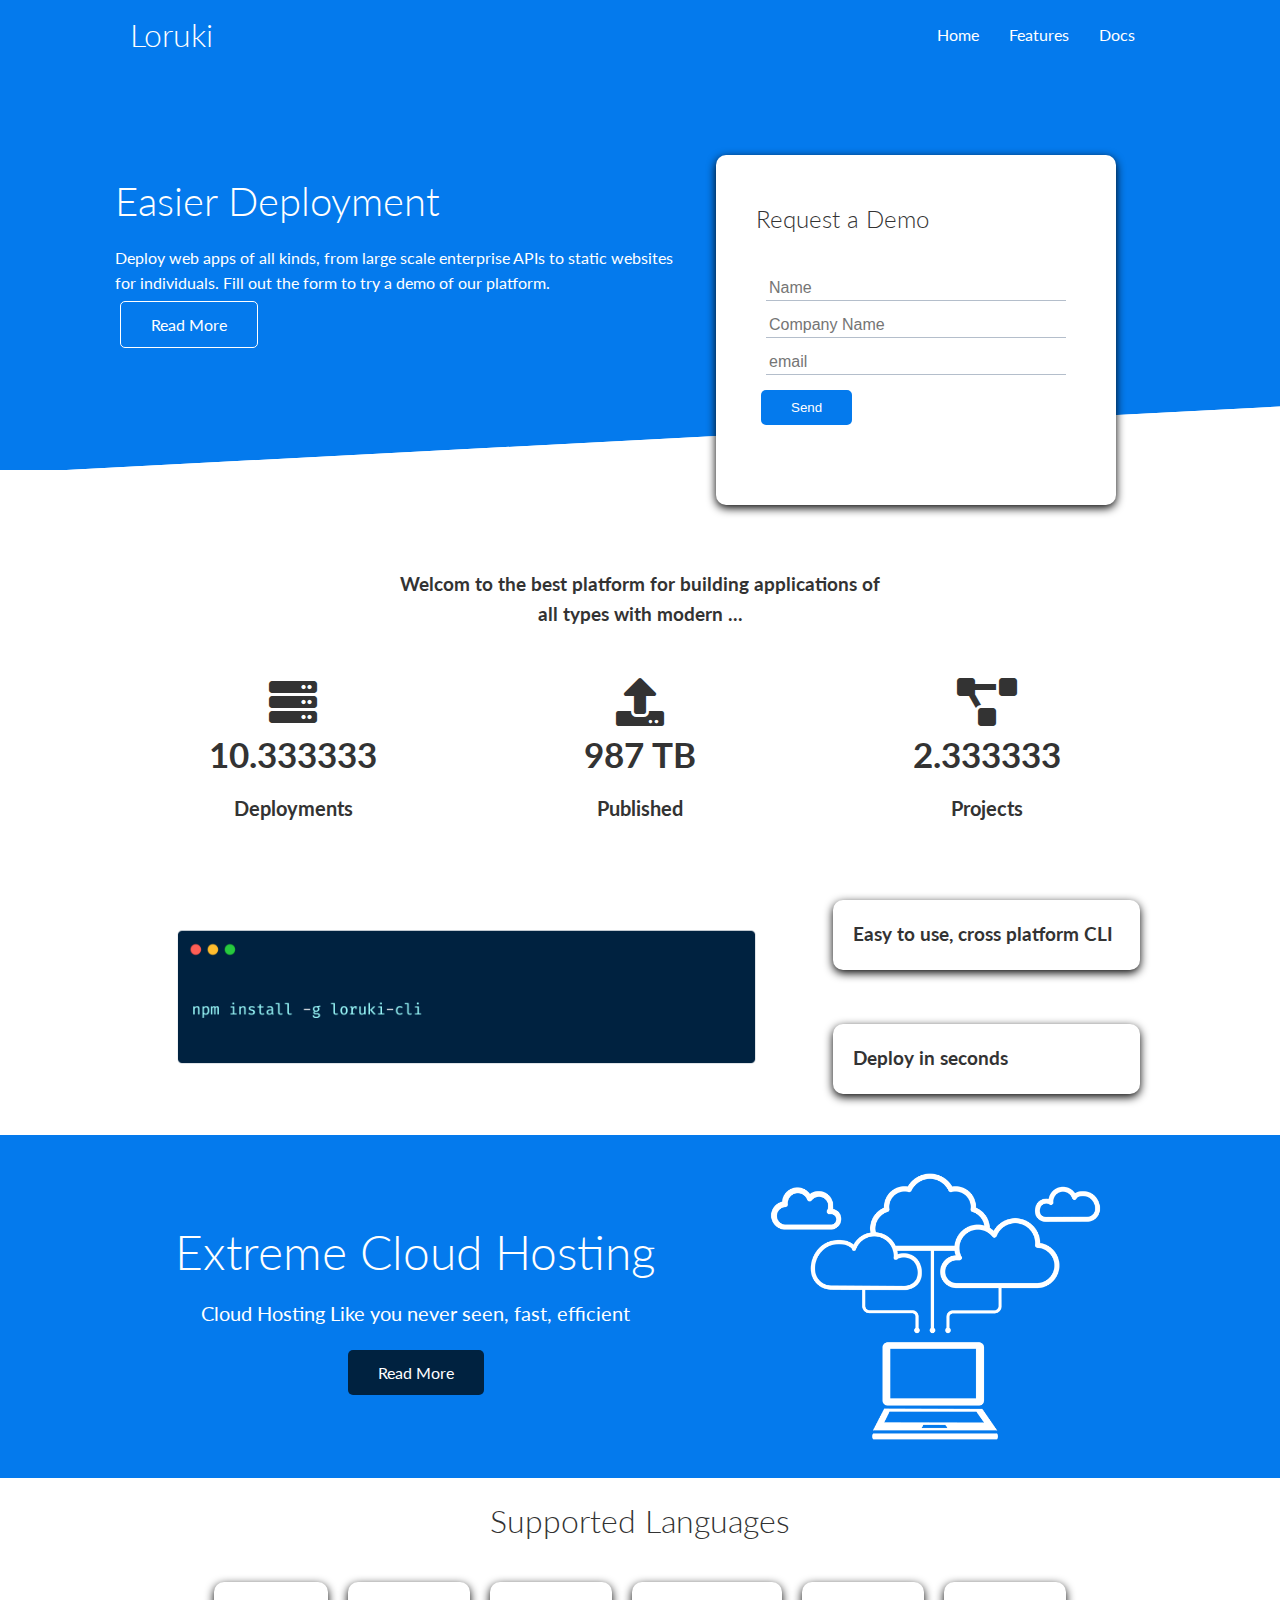
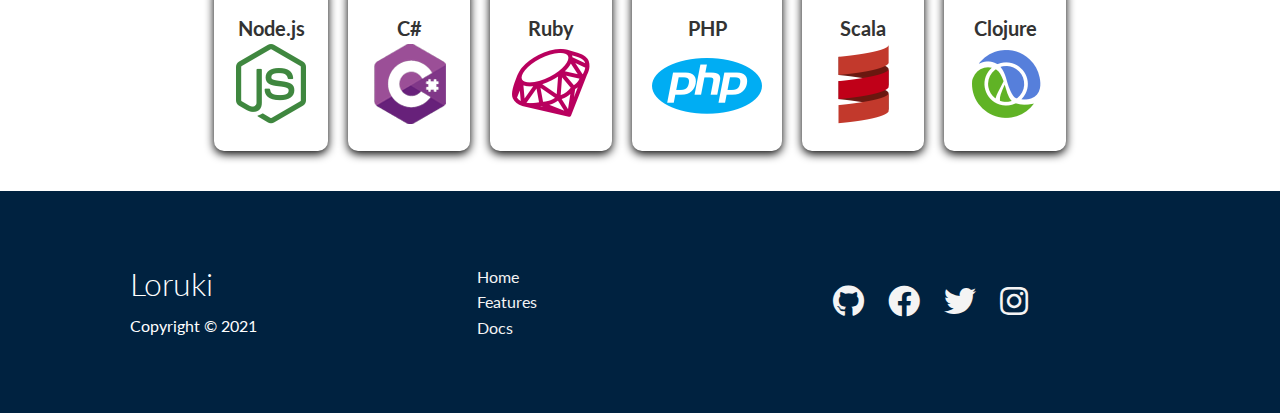
<file: index.html>
<!DOCTYPE html>
<html lang="en">
<head>
    <meta charset="UTF-8">
    <meta http-equiv="X-UA-Compatible" content="IE=edge">
    <meta name="viewport" content="width=device-width, initial-scale=1.0">
    <link rel="stylesheet" href="./css/utilities.css">
    <link rel="stylesheet" href="./css/style.css">
    <link rel="stylesheet" href="https://cdnjs.cloudflare.com/ajax/libs/font-awesome/5.15.4/css/all.min.css"
    integrity="sha512-1ycn6IcaQQ40/MKBW2W4Rhis/DbILU74C1vSrLJxCq57o941Ym01SwNsOMqvEBFlcgUa6xLiPY/NS5R+E6ztJQ=="
    crossorigin="anonymous" referrerpolicy="no-referrer" />
    <title>Cloud hosting for every one</title>
</head>
<body>
    <!-- navbar -->
    <div class="navbar">
        <div class="container flex">
            <h1 class="logo">Loruki</h1>
            <nav>
                <ul>
                    <li><a href="index.html">Home</a></li>
                    <li><a href="features.html">Features</a></li>
                    <li><a href="docs.html">Docs</a></li>
                </ul>
            </nav>
        </div>
    </div>

    <!-- showcase -->
    <section class="showcase">
        <div class="container grid">
            <div class="showcase-text">
                <h1>Easier Deployment</h1>
                <p>
                    Deploy web apps of all kinds, from large scale enterprise APIs to static websites for individuals. Fill out the form to try a demo of our platform.<br>
                    <a href="features.html" class="btn btn-outline">Read More</a>
                </p>
            </div>
            <div class="showcase-form card">
                <h2>Request a Demo</h2>
                <form name="contact" method="POST" netlify-honeypot="bot-field" data-netlify="true" action="">
                    <input type="hidden" name="form-name" value="contact">
                    <p class="hidden">
                        <label>Don’t fill this out if you’re human: <input name="bot-field" /></label>
                    </p>
                    <div class="form-control">
                        <input type="text" name="name" placeholder="Name" required>
                    </div>
                    <div class="form-control">
                        <input type="text" name="company" placeholder="Company Name" required>
                    </div>
                    <div class="form-control">
                        <input type="email" name="email" placeholder="email" required> 
                    </div>
                    <input type="submit" value="Send" class="btn btn-primary">
                </form>
            </div>
        </div>
    </section>

    <!-- stats -->
    <section class="stats">
        <div class="container">
            <h3 class="stats-heading text-center my-1">
                Welcom to the best platform for building applications of all types with modern ...
            </h3>
            <div class="grid grid-3 text-center my-4">
                <div>
                    <i class="fas fa-server fa-3x"></i>
                    <h3>10.333333</h3>
                    <p class="text-secondary">Deployments</p>
                </div>
                <div>
                    <i class="fas fa-upload fa-3x"></i>
                    <h3>987 TB</h3>
                    <p class="text-secondary">Published</p>
                </div>
                <div>
                    <i class="fas fa-project-diagram fa-3x"></i>
                    <h3>2.333333</h3>
                    <p class="text-secondary">Projects</p>
                </div>
            </div>
        </div>
    </section>

    <!-- cli -->
    <section class="cli">
        <div class="container grid">
            <img src="images/cli.png" alt="">
            <div class="card">
                <h3>Easy to use, cross platform CLI</h3>
            </div>
            <div class="card">
                <h3>Deploy in seconds</h3>
            </div>
        </div>
    </section>

    <!-- Cloud -->

    <section class="cloud bg-primary my-2 py-2">
        <div class="container grid">
            <div class="text-center">
                <h2 class="lg">Extreme Cloud Hosting</h2>
                <p class="lead my-1">Cloud Hosting Like you never seen, fast, efficient</p>
                <a href="features.html" class="btn btn-dark">Read More</a>
            </div>
            <img src="images/cloud.png" alt="could">
        </div>
    </section>

    <!-- Languages -->
    <section class="languages">
        <h2 class="md text-center my-2">
            Supported Languages
        </h2>
        <div class="container flex">
            <div class="card">
                <h4>Node.js</h4>
                <img src="./images/logos/node.png" alt="">
            </div>
            <div class="card">
                <h4>C#</h4>
                <img src="./images/logos/csharp.png" alt="">
            </div>
            <div class="card">
                <h4>Ruby</h4>
                <img src="./images/logos/ruby.png" alt="">
            </div>
            <div class="card">
                <h4>PHP</h4>
                <img src="./images/logos/php.png" alt="">
            </div>
            <div class="card">
                <h4>Scala</h4>
                <img src="./images/logos/scala.png" alt="">
            </div>
            <div class="card">
                <h4>Clojure</h4>
                <img src="./images/logos/clojure.png" alt="">
            </div>
        </div>
    </section>
    <!-- footer -->
    <footer class="footer bg-dark py-5">
        <div class="container grid grid-3">
            <div>
                <h1>Loruki</h1>
                <p>Copyright &copy; 2021</p>
            </div>
            <nav>
                <ul>
                    <li><a href="index.html">Home</a></li>
                    <li><a href="features.html">Features</a></li>
                    <li><a href="docs.html">Docs</a></li>
                </ul>
            </nav>
            <div class="social">
                <a href="#"><i class="fab fa-github fa-2x"></i></a>
                <a href="#"><i class="fab fa-facebook fa-2x"></i></a>
                <a href="#"><i class="fab fa-twitter fa-2x"></i></a>
                <a href="#"><i class="fab fa-instagram fa-2x"></i></a>
            </div>
        </div>
    </footer>
</body>
</html>
</file>
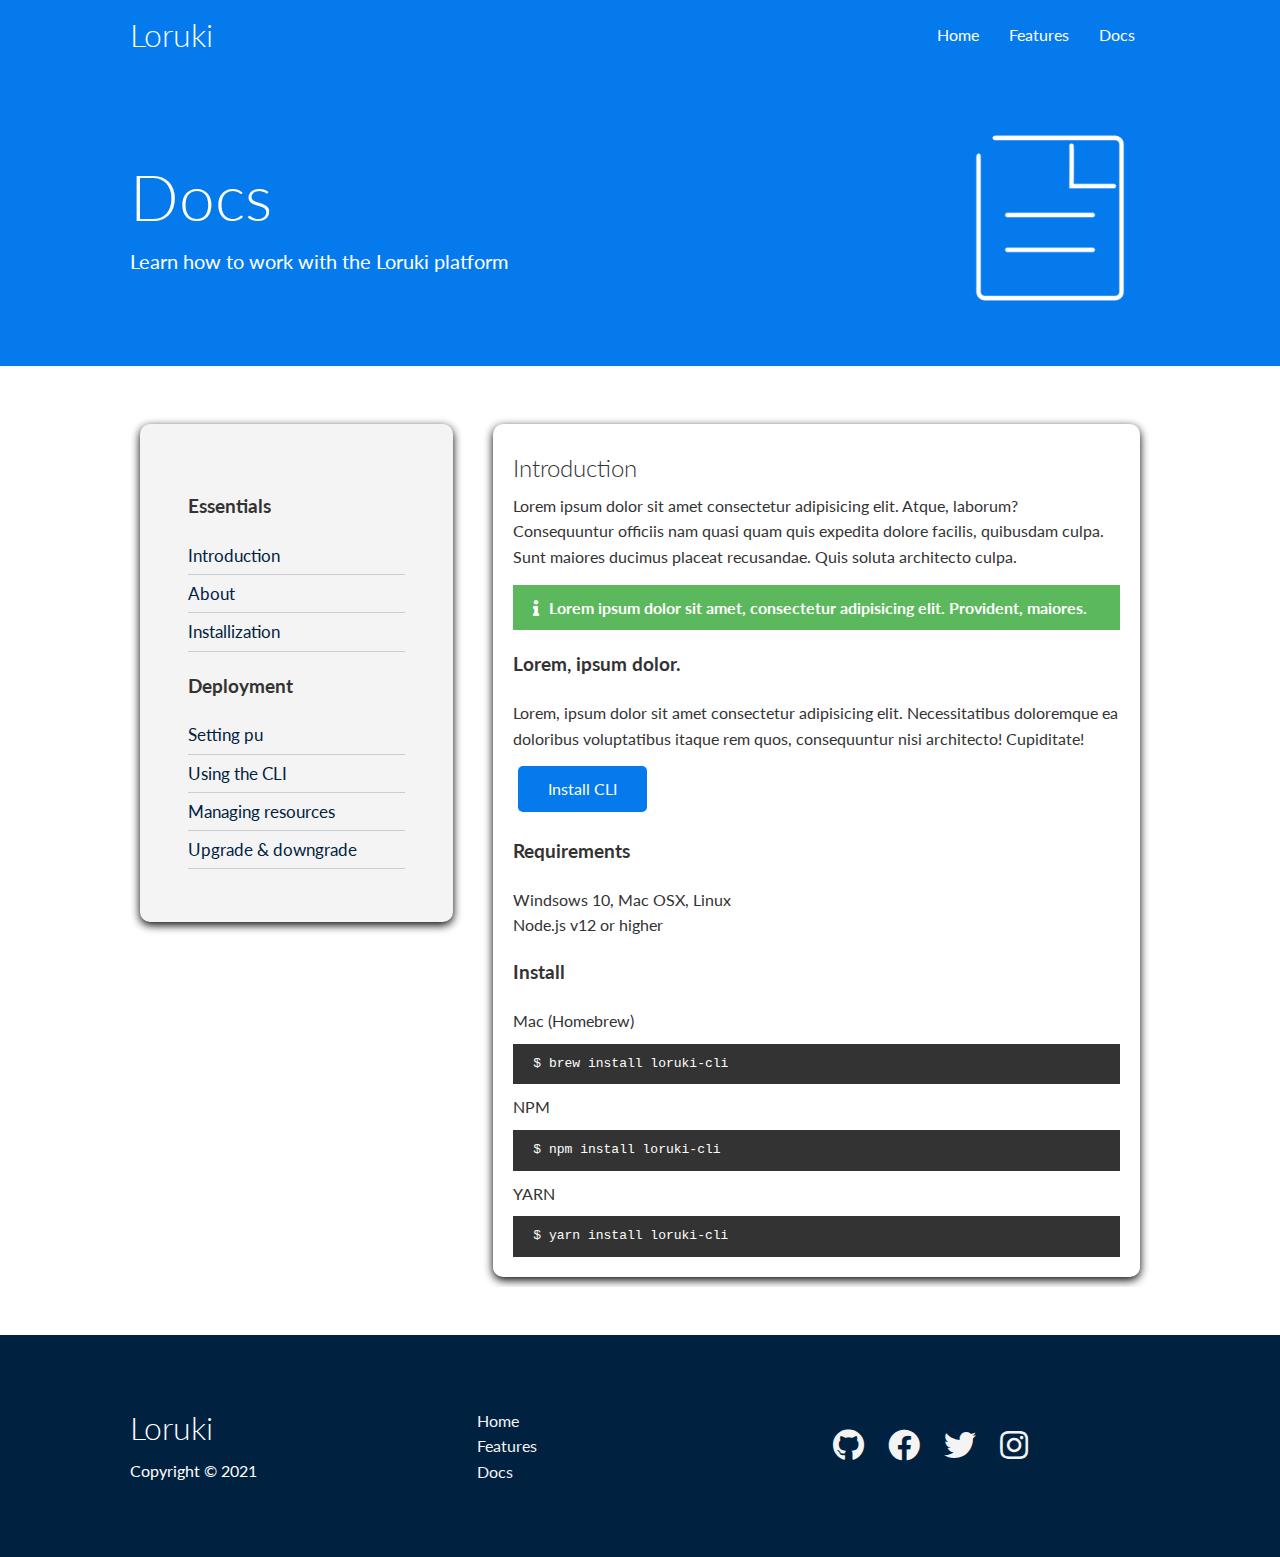
<file: docs.html>
<!DOCTYPE html>
<html lang="en">

<head>
    <meta charset="UTF-8">
    <meta http-equiv="X-UA-Compatible" content="IE=edge">
    <meta name="viewport" content="width=device-width, initial-scale=1.0">
    <link rel="stylesheet" href="./css/utilities.css">
    <link rel="stylesheet" href="./css/style.css">
    <link rel="stylesheet" href="https://cdnjs.cloudflare.com/ajax/libs/font-awesome/5.15.4/css/all.min.css"
        integrity="sha512-1ycn6IcaQQ40/MKBW2W4Rhis/DbILU74C1vSrLJxCq57o941Ym01SwNsOMqvEBFlcgUa6xLiPY/NS5R+E6ztJQ=="
        crossorigin="anonymous" referrerpolicy="no-referrer" />
    <title>Cloud hosting for every one</title>
</head>

<body>
    <!-- navbar -->
    <div class="navbar">
        <div class="container flex">
            <h1 class="logo">Loruki</h1>
            <nav>
                <ul>
                    <li><a href="index.html">Home</a></li>
                    <li><a href="features.html">Features</a></li>
                    <li><a href="docs.html">Docs</a></li>
                </ul>
            </nav>
        </div>
    </div>


    <!-- Head -->
    <section class="docs-head bg-primary py-3">
        <div class="container grid">
            <div>
                <h1 class="xl">Docs</h1>
                <p class="lead">
                    Learn how to work with the Loruki platform
                </p>
            </div>
            <img src="./images/docs.png" alt="">
        </div>
    </section>

    <!-- Docs main -->

    <section class="docs-main my-4">
        <div class="container grid">
            <div class="card bg-light p-3 link">
                <h3 class="my-2">Essentials</h3>
                <nav>
                    <ul>
                        <li><a href="#">Introduction</a></li>
                        <li><a href="#">About</a></li>
                        <li><a href="#">Installization</a></li>
                    </ul>
                </nav>

                <h3 class="my-2">Deployment</h3>
                <nav>
                    <ul>
                        <li><a href="#">Setting pu</a></li>
                        <li><a href="#">Using the CLI</a></li>
                        <li><a href="#">Managing resources</a></li>
                        <li><a href="#">Upgrade & downgrade</a></li>
                    </ul>
                </nav>
            </div>
            <div class="card">
                <h2>Introduction</h2>
                <p>
                    Lorem ipsum dolor sit amet consectetur adipisicing elit. Atque, laborum? Consequuntur officiis nam quasi quam quis expedita dolore facilis, quibusdam culpa. Sunt maiores ducimus placeat recusandae. Quis soluta architecto culpa.
                </p>
                <div class="alert alert-success">
                    <i class="fas fa-info"></i>Lorem ipsum dolor sit amet, consectetur adipisicing elit. Provident, maiores.
                </div>
                <h3>Lorem, ipsum dolor.</h3>
                <p>
                    Lorem, ipsum dolor sit amet consectetur adipisicing elit. Necessitatibus doloremque ea doloribus voluptatibus itaque rem quos, consequuntur nisi architecto! Cupiditate!
                </p>
                <a href="#" class="btn btn-primary">Install CLI</a>
                <h3>Requirements</h3>
                <ul>
                    <li>Windsows 10, Mac OSX, Linux</li>
                    <li>Node.js v12 or higher</li>
                </ul>
                <h3>Install</h3>
                <p>Mac (Homebrew)</p>
                <pre><code>$ brew install loruki-cli</code></pre>
                <p>NPM</p>
                <pre><code>$ npm install loruki-cli</code></pre>
                <p>YARN</p>
                <pre><code>$ yarn install loruki-cli</code></pre>
            </div>
        </div>
    </section>


    <!-- footer -->
    <footer class="footer bg-dark py-5">
        <div class="container grid grid-3">
            <div>
                <h1>Loruki</h1>
                <p>Copyright &copy; 2021</p>
            </div>
            <nav>
                <ul>
                    <li><a href="index.html">Home</a></li>
                    <li><a href="features.html">Features</a></li>
                    <li><a href="docs.html">Docs</a></li>
                </ul>
            </nav>
            <div class="social">
                <a href="#"><i class="fab fa-github fa-2x"></i></a>
                <a href="#"><i class="fab fa-facebook fa-2x"></i></a>
                <a href="#"><i class="fab fa-twitter fa-2x"></i></a>
                <a href="#"><i class="fab fa-instagram fa-2x"></i></a>
            </div>
        </div>
    </footer>
</body>

</html>
</file>
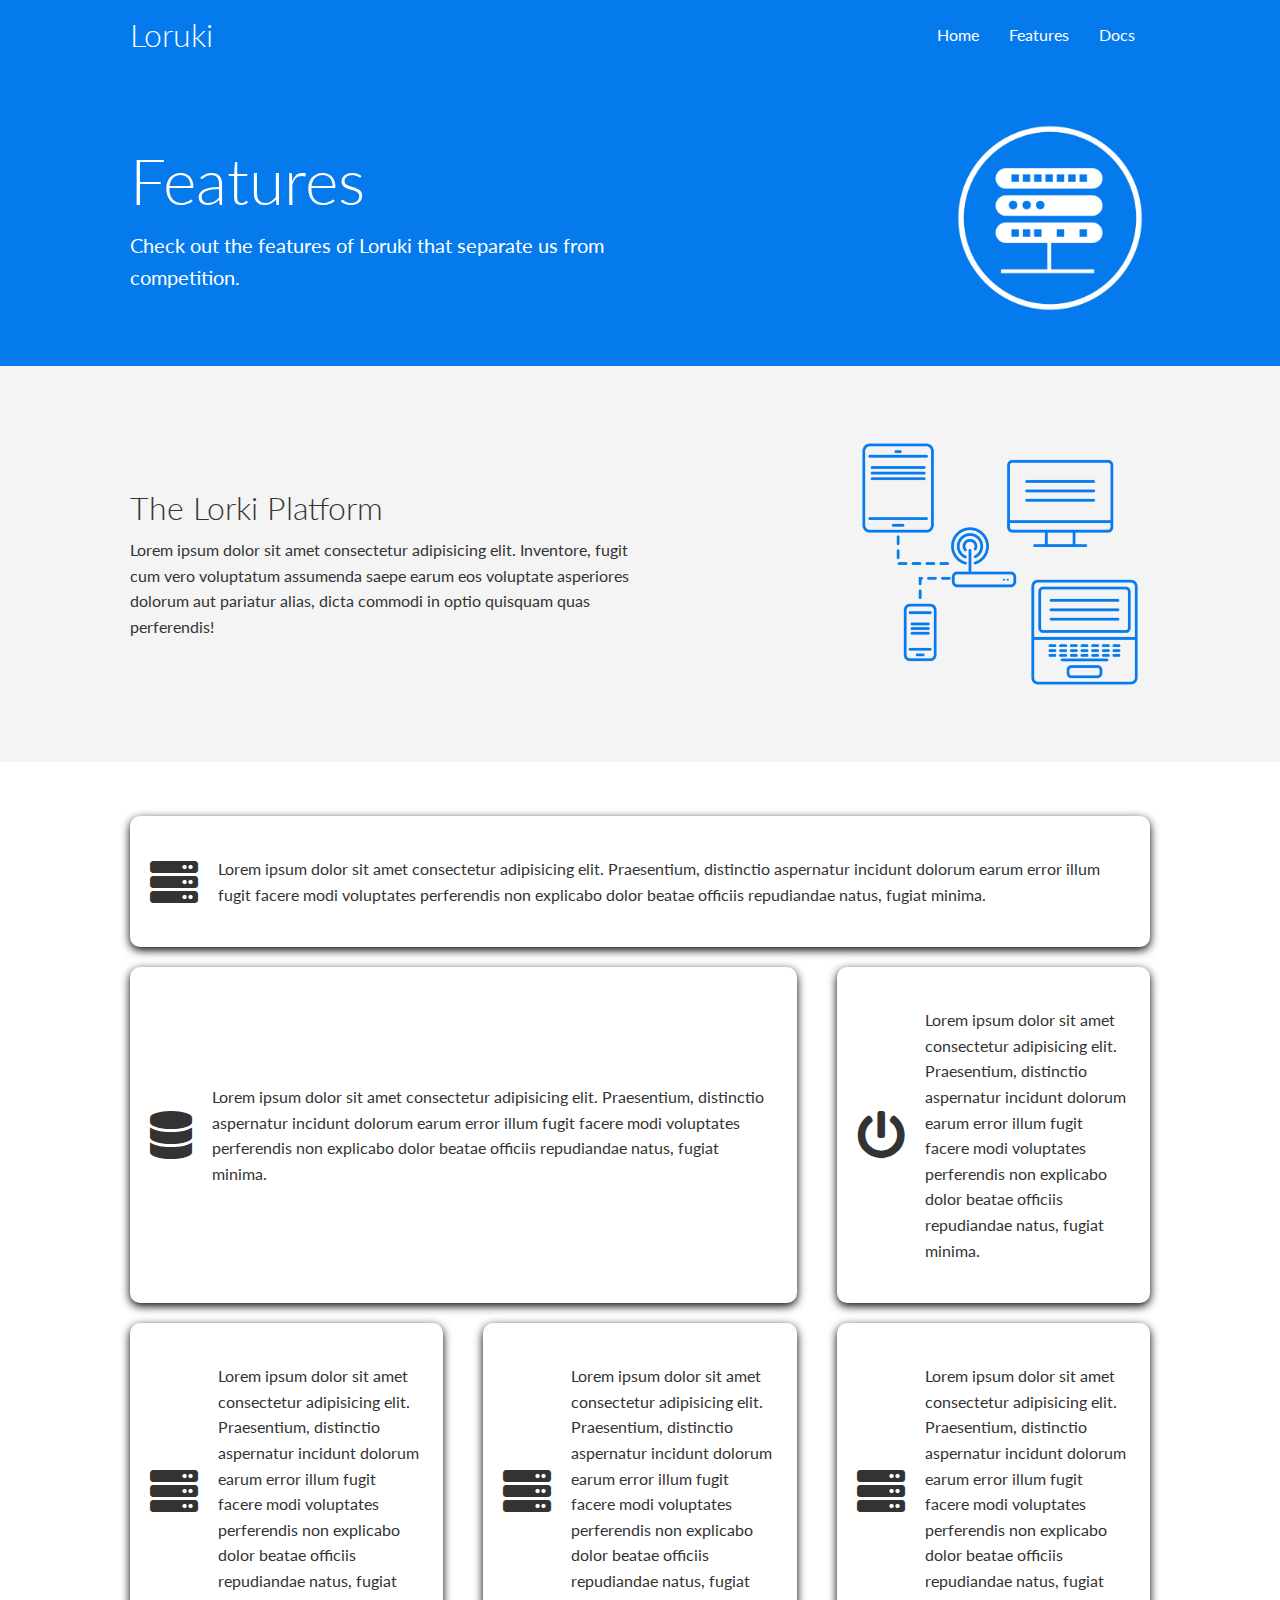
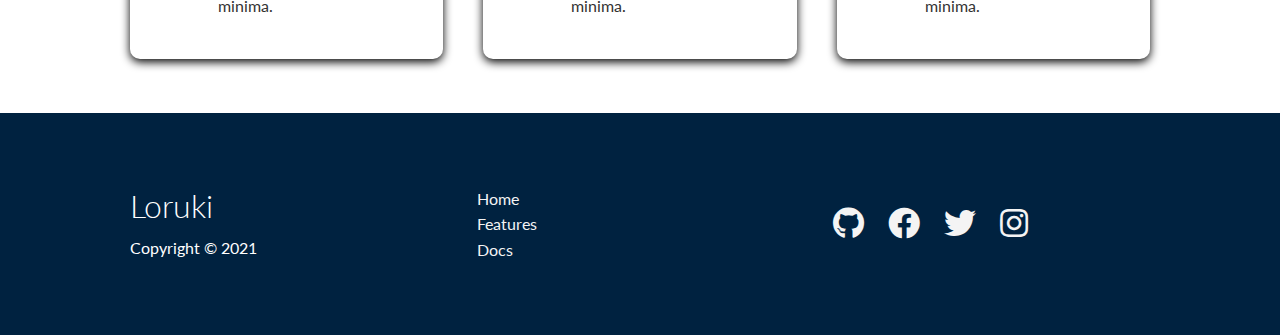
<file: features.html>
<!DOCTYPE html>
<html lang="en">

<head>
    <meta charset="UTF-8">
    <meta http-equiv="X-UA-Compatible" content="IE=edge">
    <meta name="viewport" content="width=device-width, initial-scale=1.0">
    <link rel="stylesheet" href="./css/utilities.css">
    <link rel="stylesheet" href="./css/style.css">
    <link rel="stylesheet" href="https://cdnjs.cloudflare.com/ajax/libs/font-awesome/5.15.4/css/all.min.css"
        integrity="sha512-1ycn6IcaQQ40/MKBW2W4Rhis/DbILU74C1vSrLJxCq57o941Ym01SwNsOMqvEBFlcgUa6xLiPY/NS5R+E6ztJQ=="
        crossorigin="anonymous" referrerpolicy="no-referrer" />
    <title>Cloud hosting for every one</title>
</head>

<body>
    <!-- navbar -->
    <div class="navbar">
        <div class="container flex">
            <h1 class="logo">Loruki</h1>
            <nav>
                <ul>
                    <li><a href="index.html">Home</a></li>
                    <li><a href="features.html">Features</a></li>
                    <li><a href="docs.html">Docs</a></li>
                </ul>
            </nav>
        </div>
    </div>   


    <!-- Head -->
    <section class="features-head bg-primary py-3">
        <div class="container grid">
            <div>
                <h1 class="xl">Features</h1>
                <p class="lead">
                    Check out the features of Loruki that separate us from competition.
                </p>
            </div>
            <img src="./images/server.png" alt="">
        </div>
    </section>
    
    
    <!-- Sub-head -->
    <section class="features-sub-head bg-light py-3">
        <div class="container grid">
            <div>
                <h1 class="md">The Lorki Platform</h1>
                <p>
                    Lorem ipsum dolor sit amet consectetur adipisicing elit. Inventore, fugit cum vero voluptatum assumenda saepe earum eos voluptate asperiores dolorum aut pariatur alias, dicta commodi in optio quisquam quas perferendis!
                </p>
            </div>
            <img src="./images/server2.png" alt="">
        </div>
    </section>

    <section class="features-main my-2">
        <div class="container grid grid-3">
            <div class="card flex">
                <i class="fas fa-server fa-3x"></i>
                <p>Lorem ipsum dolor sit amet consectetur adipisicing elit. Praesentium, distinctio aspernatur incidunt dolorum earum error illum fugit facere modi voluptates perferendis non explicabo dolor beatae officiis repudiandae natus, fugiat minima.</p>
            </div>
            <div class="card flex">
                <i class="fas fa-database fa-3x"></i>
                <p>Lorem ipsum dolor sit amet consectetur adipisicing elit. Praesentium, distinctio aspernatur incidunt dolorum earum error illum fugit facere modi voluptates perferendis non explicabo dolor beatae officiis repudiandae natus, fugiat minima.</p>
            </div>
            <div class="card flex">
                <i class="fas fa-power-off fa-3x"></i>
                <p>Lorem ipsum dolor sit amet consectetur adipisicing elit. Praesentium, distinctio aspernatur incidunt dolorum earum error illum fugit facere modi voluptates perferendis non explicabo dolor beatae officiis repudiandae natus, fugiat minima.</p>
            </div>
            <div class="card flex">
                <i class="fas fa-server fa-3x"></i>
                <p>Lorem ipsum dolor sit amet consectetur adipisicing elit. Praesentium, distinctio aspernatur incidunt dolorum earum error illum fugit facere modi voluptates perferendis non explicabo dolor beatae officiis repudiandae natus, fugiat minima.</p>
            </div>
            <div class="card flex">
                <i class="fas fa-server fa-3x"></i>
                <p>Lorem ipsum dolor sit amet consectetur adipisicing elit. Praesentium, distinctio aspernatur incidunt dolorum earum error illum fugit facere modi voluptates perferendis non explicabo dolor beatae officiis repudiandae natus, fugiat minima.</p>
            </div>
            <div class="card flex">
                <i class="fas fa-server fa-3x"></i>
                <p>Lorem ipsum dolor sit amet consectetur adipisicing elit. Praesentium, distinctio aspernatur incidunt dolorum earum error illum fugit facere modi voluptates perferendis non explicabo dolor beatae officiis repudiandae natus, fugiat minima.</p>
            </div>
        </div>
    </section>

    <!-- footer -->
    <footer class="footer bg-dark py-5">
        <div class="container grid grid-3">
            <div>
                <h1>Loruki</h1>
                <p>Copyright &copy; 2021</p>
            </div>
            <nav>
                <ul>
                    <li><a href="index.html">Home</a></li>
                    <li><a href="features.html">Features</a></li>
                    <li><a href="docs.html">Docs</a></li>
                </ul>
            </nav>
            <div class="social">
                <a href="#"><i class="fab fa-github fa-2x"></i></a>
                <a href="#"><i class="fab fa-facebook fa-2x"></i></a>
                <a href="#"><i class="fab fa-twitter fa-2x"></i></a>
                <a href="#"><i class="fab fa-instagram fa-2x"></i></a>
            </div>
        </div>
    </footer>
</body>

</html>
</file>
<file: css/utilities.css>
/* utilities */
.container {
  max-width: 1100px;
  margin: 0 auto;
  overflow: auto;
  padding: 0 40px;
}

.card {
  background-color: #fff;
  color: #333;
  border-radius: 10px;
  box-shadow: 0 3px 10px rgba(0, 0, 0, 1);
  padding: 20px;
  margin: 10px;
}

.btn {
  display: inline-block;
  padding: 10px 30px;
  cursor: pointer;
  background-color: var(--primary-color);
  color: #fff;
  border: none;
  border-radius: 5px;
  margin: 5px;
}

.btn-outline {
  background-color: transparent;
  border: 1px #fff solid;
}

.btn:hover {
  transform: scale(0.9);
}

/* Backgrounds and color buttons */
.bg-primary,
.btn-primary {
  background-color: var(--primary-color);
  color: #fff;
}
.bg-secondary,
.btn-secondary {
  background-color: var(--secondary-color);
  color: #fff;
}
.bg-dark,
.btn-dark {
  background-color: var(--dark-color);
  color: #fff;
}
.bg-light,
.btn-light {
  background-color: var(--light-color);
  color: #333;
}

/* Text sizes */

.lead {
  font-size: 20px;
}

.sm {
  font-size: 1rem;
}

.md {
  font-size: 2rem;
}

.lg {
  font-size: 3rem;
}

.xl {
  font-size: 4rem;
}

.text-center {
  text-align: center;
}

/* Alert */

.alert {
  background-color: var(--light-color);
  padding: 10px 20px;
  font-weight: bold;
  margin: 15px 0;
}

.alert i {
  margin-right: 10px;
}

.alert-success {
  background-color: var(--success-color);
  color: #fff;
}
.alert-error {
  background-color: var(--error-color);
  color: #fff;
}

.flex {
  display: flex;
  justify-content: center;
  align-items: center;
  height: 100%;
}

.grid {
  display: grid;
  grid-template-columns: repeat(2, 1fr);
  gap: 20px;
  justify-content: center;
  align-items: center;
  height: 100%;
}

.grid-3 {
  grid-template-columns: repeat(3, 1fr);
}

/* Margin */
.my-1 {
  margin: 1rem 0;
}
.my-2 {
  margin: 1.5rem 0;
}
.my-3 {
  margin: 3rem 0;
}
.my-4 {
  margin: 3rem 0;
}
.my-5 {
  margin: 4rem 0;
}
.m-1 {
  margin: 1rem;
}
.m-2 {
  margin: 1.5rem;
}
.m-3 {
  margin: 3rem;
}
.m-4 {
  margin: 3rem;
}
.m-5 {
  margin: 4rem;
}

/* padding */
.py-1 {
  padding: 1rem 0;
}
.py-2 {
  padding: 1.5rem 0;
}
.py-3 {
  padding: 3rem 0;
}
.py-4 {
  padding: 3rem 0;
}
.py-5 {
  padding: 4rem 0;
}
.p-1 {
  padding: 1rem;
}
.p-2 {
  padding: 1.5rem;
}
.p-3 {
  padding: 3rem;
}
.p-4 {
  padding: 3rem;
}
.p-5 {
  padding: 4rem;
}
</file>
<file: css/style.css>
@import url("https://fonts.googleapis.com/css2?family=Lato:ital,wght@1,300&display=swap");

:root {
  --primary-color: #047aed;
  --secondary-color: #1c3fa8;
  --dark-color: #002240;
  --light-color: #f4f4f4;
  --success-color: #5cb85c;
  --error-color: #d9534f;
}

* {
  box-sizing: border-box;
  padding: 0;
  margin: 0;
}

body {
  font-family: "Lato", sans-serif;
  color: #333;
  line-height: 1.6;
}
/* navbar */
ul {
  list-style-type: none;
}

a {
  text-decoration: none;
  color: var(--light-color);
}

h1,
h2 {
  font-weight: 300;
  line-height: 1.2;
  margin: 10px 0;
}

p {
  margin: 10px 0;
}

img {
  width: 100%;
}

code,
pre {
  background-color: #333;
  color: #fff;
  padding: 10px;
}

.hidden {
  visibility: hidden;
  height: 0;
}

.navbar {
  background-color: var(--primary-color);
  color: #fff;
  height: 70px;
}
.navbar ul {
  display: flex;
}

.navbar a {
  color: #fff;
  padding: 10px;
  margin: 0 5px;
}

.navbar a:hover {
  border-bottom: 2px #fff solid;
}

.navbar .flex {
  justify-content: space-between;
}

/* showcase */
.showcase {
  height: 400px;
  background-color: var(--primary-color);
  color: #fff;
  position: relative;
}

.showcase h1 {
  font-size: 40px;
}

.showcase p {
  margin: 20px 0;
}

.showcase .grid {
  overflow: visible;
  grid-template-columns: 55% 45%;
  gap: 30px;
}

.showcase-form {
  position: relative;
  top: 60px;
  height: 350px;
  width: 400px;
  padding: 40px;
  z-index: 100;
  animation: slideInFromRight 1s ease-in;
}

.showcase-text {
  animation: slideInFromLeft 1s ease-in;
}

.showcase-form .form-control {
  margin: 10px;
}

.showcase-form input[type="text"],
.showcase-form input[type="email"] {
  border: 0;
  border-bottom: 1px solid #b4becb;
  width: 100%;
  padding: 3px;
  font-size: 1rem;
}

.showcase-form input {
  outline: none;
}

.showcase::before,
.showcase::after {
  content: "";
  position: absolute;
  height: 100px;
  bottom: -70px;
  right: 0;
  left: 0;
  background-color: #fff;
  transform: skewY(-3deg);
}

/* Stats */
.stats {
  padding-top: 100px;
}

.stats-heading {
  max-width: 500px;
  margin: auto;
}

.stats .grid h3 {
  font-size: 35px;
}

.stats .grid p {
  font-size: 20px;
  font-weight: bold;
}

/* Cli */
.cli .grid {
  grid-template-columns: repeat(3, 1fr);
  grid-template-rows: repeat(2, 1fr);
}

.cli .grid > *:first-child {
  grid-column: 1 / 3;
  grid-row: 1 / 3;
}

/* Cloud */

.cloud .grid {
  grid-template-columns: 4fr 3fr;
}

/* languages */

.languages .flex {
  flex-wrap: wrap;
}

.languages .card {
  text-align: center;
  margin: 18px 10px 40px;
}

.languages .card h4 {
  font-size: 20px;
  margin-top: 10px;
}

.languages .card:hover {
  transform: translateY(-10px);
}

/* Features */
.features-head img,
.docs-head img {
  width: 200px;
  justify-self: flex-end;
}

.features-sub-head img {
  width: 300px;
  justify-self: flex-end;
}

.features-main .card > i {
  margin-right: 20px;
}

.features-main .grid {
  padding: 30px;
}
.features-main .grid > *:first-child {
  grid-column: 1/4;
}
.features-main .grid > *:nth-child(2) {
  grid-column: 1/3;
}

/* Docs */
.link a {
  color: var(--dark-color);
}

.docs-main h3 {
  margin: 20px 0;
}

.docs-main .grid {
  grid-template-columns: 1fr 2fr;
  align-items: flex-start;
}

.docs-main nav li {
  font-size: 17px;
  padding-bottom: 5px;
  margin-bottom: 5px;
  border-bottom: 1px solid #ccc;
}

.docs-main nav li:hover {
  font-weight: bold;
}

/* footer */

.footer .social a {
  margin: 0 10px;
}

/* Animations */
@keyframes slideInFromLeft {
  0% {
    transform: translateX(-100%);
  }

  100% {
    transform: translateX(0);
  }
}

@keyframes slideInFromRight {
  0% {
    transform: translateX(100%);
  }

  100% {
    transform: translateX(0);
  }
}

@keyframes slideInFromTop {
  0% {
    transfrom: translateY(-100%);
  }

  100% {
    transform: translateX(0);
  }
}

@keyframes slideInFromBottom {
  0% {
    transfrom: translateY(100%);
  }

  100% {
    transform: translateX(0);
  }
}

/* Tablets and under */

@media screen and (max-width: 768px) {
}

/* Mobile */

@media screen and (max-width: 500px) {
  .navbar {
    height: 110px;
  }

  .navbar .flex {
    flex-direction: column;
  }

  .navbar ul {
    padding: 10px;
    background-color: rgba(0, 0, 0, 0.1);
  }
}
</file>
